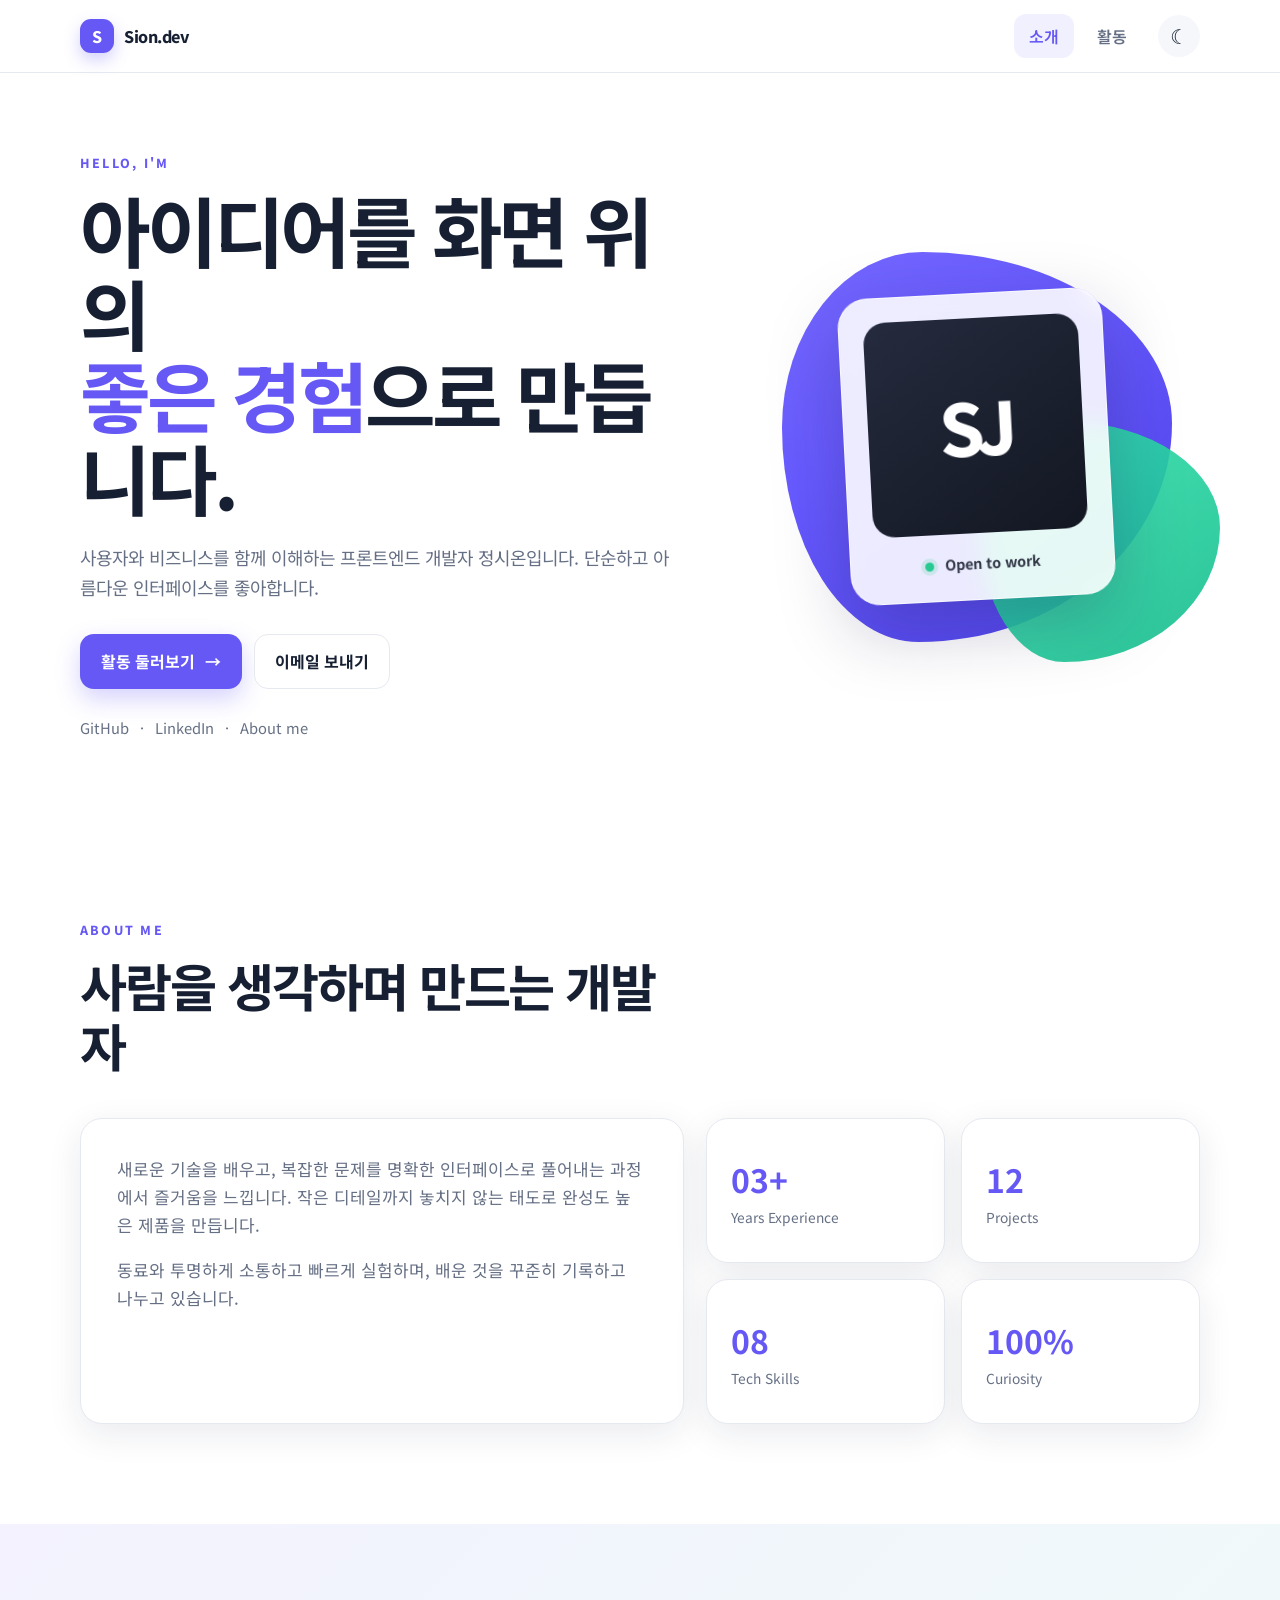
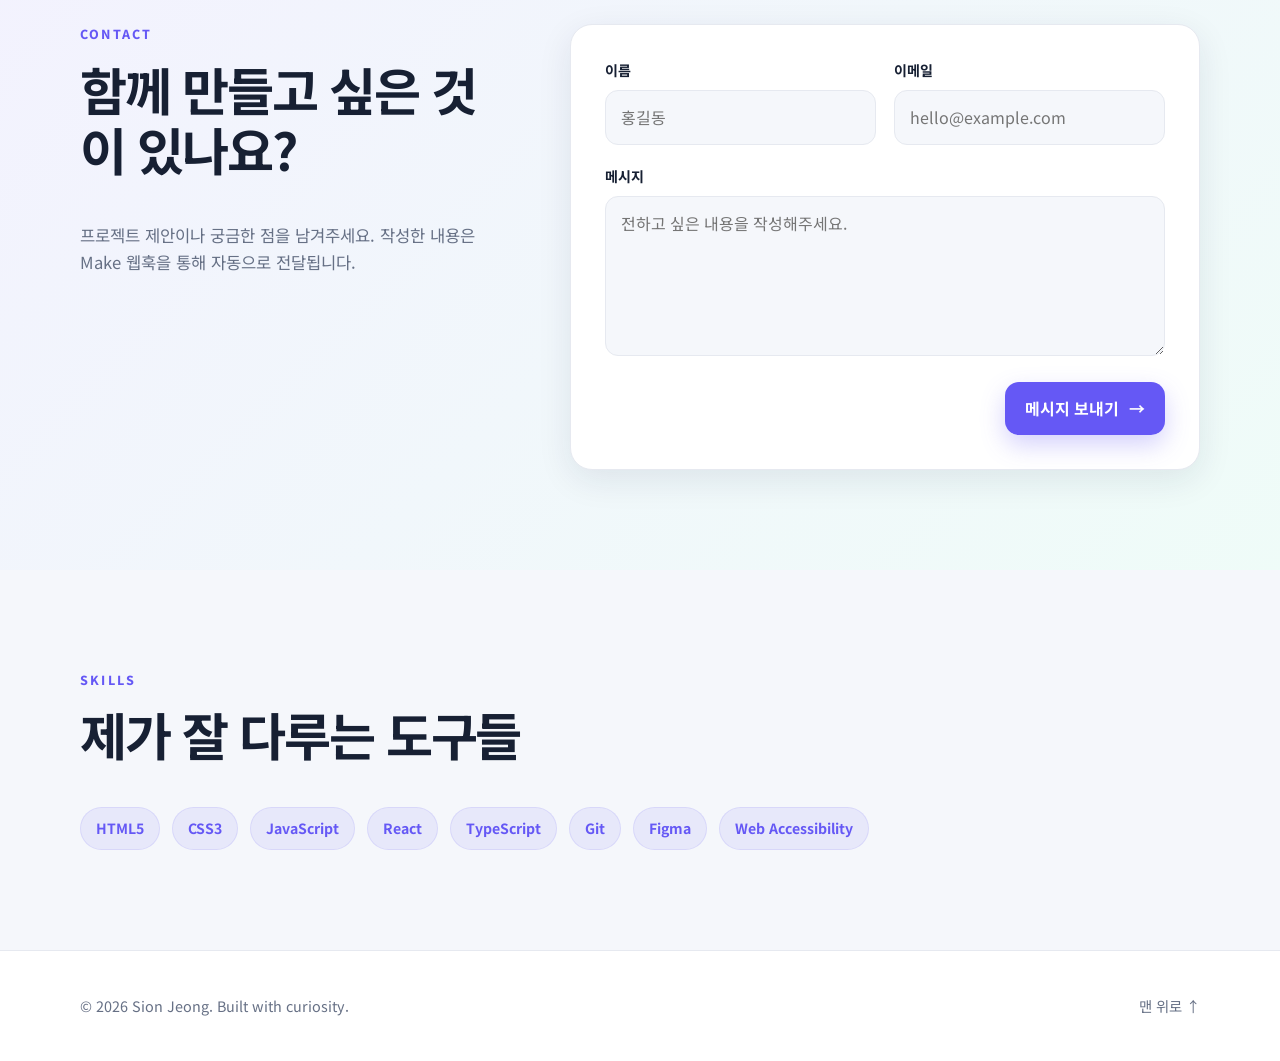
<file: index.html>
<!doctype html>
<html lang="ko">
<head>
  <meta charset="UTF-8">
  <meta name="viewport" content="width=device-width, initial-scale=1.0">
  <meta name="description" content="프론트엔드 개발자 정시온의 포트폴리오">
  <title>정시온 | Portfolio</title>
  <link rel="preconnect" href="https://fonts.googleapis.com">
  <link rel="preconnect" href="https://fonts.gstatic.com" crossorigin>
  <link href="https://fonts.googleapis.com/css2?family=Noto+Sans+KR:wght@400;500;600;700;800&display=swap" rel="stylesheet">
  <link rel="stylesheet" href="css/style.css">
  <script src="js/main.js" defer></script>
</head>
<body id="top">
  <header class="site-header">
    <nav class="nav container" aria-label="주요 메뉴">
      <a class="brand" href="index.html" aria-label="홈으로 이동"><span>S</span> Sion.dev</a>
      <button class="menu-toggle icon-button" type="button" aria-label="메뉴 열기" aria-expanded="false">
        <span></span><span></span><span></span>
      </button>
      <div class="nav-links">
        <a class="active" href="index.html">소개</a>
        <a href="activities.html">활동</a>
        <button class="theme-toggle icon-button" type="button" aria-label="다크 모드 켜기">☾</button>
      </div>
    </nav>
  </header>

  <main>
    <section class="hero container">
      <div class="hero-copy reveal">
        <p class="eyebrow">HELLO, I'M</p>
        <h1>아이디어를 화면 위의<br><span>좋은 경험</span>으로 만듭니다.</h1>
        <p class="hero-description">사용자와 비즈니스를 함께 이해하는 프론트엔드 개발자 정시온입니다. 단순하고 아름다운 인터페이스를 좋아합니다.</p>
        <div class="button-group">
          <a class="button button-primary" href="activities.html">활동 둘러보기 <span aria-hidden="true">→</span></a>
          <a class="button button-secondary" href="mailto:minji@example.com">이메일 보내기</a>
        </div>
        <div class="social-links" aria-label="소셜 링크">
          <a href="https://github.com/" target="_blank" rel="noreferrer">GitHub</a>
          <span>·</span>
          <a href="https://www.linkedin.com/" target="_blank" rel="noreferrer">LinkedIn</a>
          <span>·</span>
          <a href="#about">About me</a>
        </div>
      </div>
      <div class="hero-visual reveal" aria-hidden="true">
        <div class="shape shape-one"></div>
        <div class="shape shape-two"></div>
        <div class="profile-card">
          <div class="avatar">SJ</div>
          <div class="profile-status"><span></span> Open to work</div>
        </div>
      </div>
    </section>

    <section class="section container" id="about">
      <div class="section-heading reveal">
        <p class="eyebrow">ABOUT ME</p>
        <h2>사람을 생각하며 만드는 개발자</h2>
      </div>
      <div class="about-grid">
        <article class="material-card about-story reveal">
          <p>새로운 기술을 배우고, 복잡한 문제를 명확한 인터페이스로 풀어내는 과정에서 즐거움을 느낍니다. 작은 디테일까지 놓치지 않는 태도로 완성도 높은 제품을 만듭니다.</p>
          <p>동료와 투명하게 소통하고 빠르게 실험하며, 배운 것을 꾸준히 기록하고 나누고 있습니다.</p>
        </article>
        <div class="stats-grid reveal">
          <div class="material-card stat"><strong>03+</strong><span>Years Experience</span></div>
          <div class="material-card stat"><strong>12</strong><span>Projects</span></div>
          <div class="material-card stat"><strong>08</strong><span>Tech Skills</span></div>
          <div class="material-card stat"><strong>100%</strong><span>Curiosity</span></div>
        </div>
      </div>
    </section>

    <section class="section contact-section" id="contact">
      <div class="contact-layout container">
        <div class="section-heading reveal">
          <p class="eyebrow">CONTACT</p>
          <h2>함께 만들고 싶은 것이 있나요?</h2>
          <p class="contact-description">프로젝트 제안이나 궁금한 점을 남겨주세요. 작성한 내용은 Make 웹훅을 통해 자동으로 전달됩니다.</p>
        </div>
        <form class="contact-form material-card reveal" id="contact-form">
          <div class="form-row">
            <label>
              <span>이름</span>
              <input type="text" name="name" placeholder="홍길동" autocomplete="name" required>
            </label>
            <label>
              <span>이메일</span>
              <input type="email" name="email" placeholder="hello@example.com" autocomplete="email" required>
            </label>
          </div>
          <label>
            <span>메시지</span>
            <textarea name="message" rows="5" placeholder="전하고 싶은 내용을 작성해주세요." required></textarea>
          </label>
          <label class="honeypot" aria-hidden="true">
            <span>Website</span>
            <input type="text" name="website" tabindex="-1" autocomplete="off">
          </label>
          <div class="form-footer">
            <p class="form-status" id="form-status" role="status" aria-live="polite"></p>
            <button class="button button-primary submit-button" type="submit">메시지 보내기 <span aria-hidden="true">→</span></button>
          </div>
        </form>
      </div>
    </section>

    <section class="section skills-section">
      <div class="container">
        <div class="section-heading reveal">
          <p class="eyebrow">SKILLS</p>
          <h2>제가 잘 다루는 도구들</h2>
        </div>
        <div class="chip-list reveal">
          <span>HTML5</span><span>CSS3</span><span>JavaScript</span><span>React</span>
          <span>TypeScript</span><span>Git</span><span>Figma</span><span>Web Accessibility</span>
        </div>
      </div>
    </section>
  </main>

  <footer>
    <div class="container footer-inner">
      <p>© <span id="year"></span> Sion Jeong. Built with curiosity.</p>
      <a href="#top">맨 위로 ↑</a>
    </div>
  </footer>
</body>
</html>
</file>
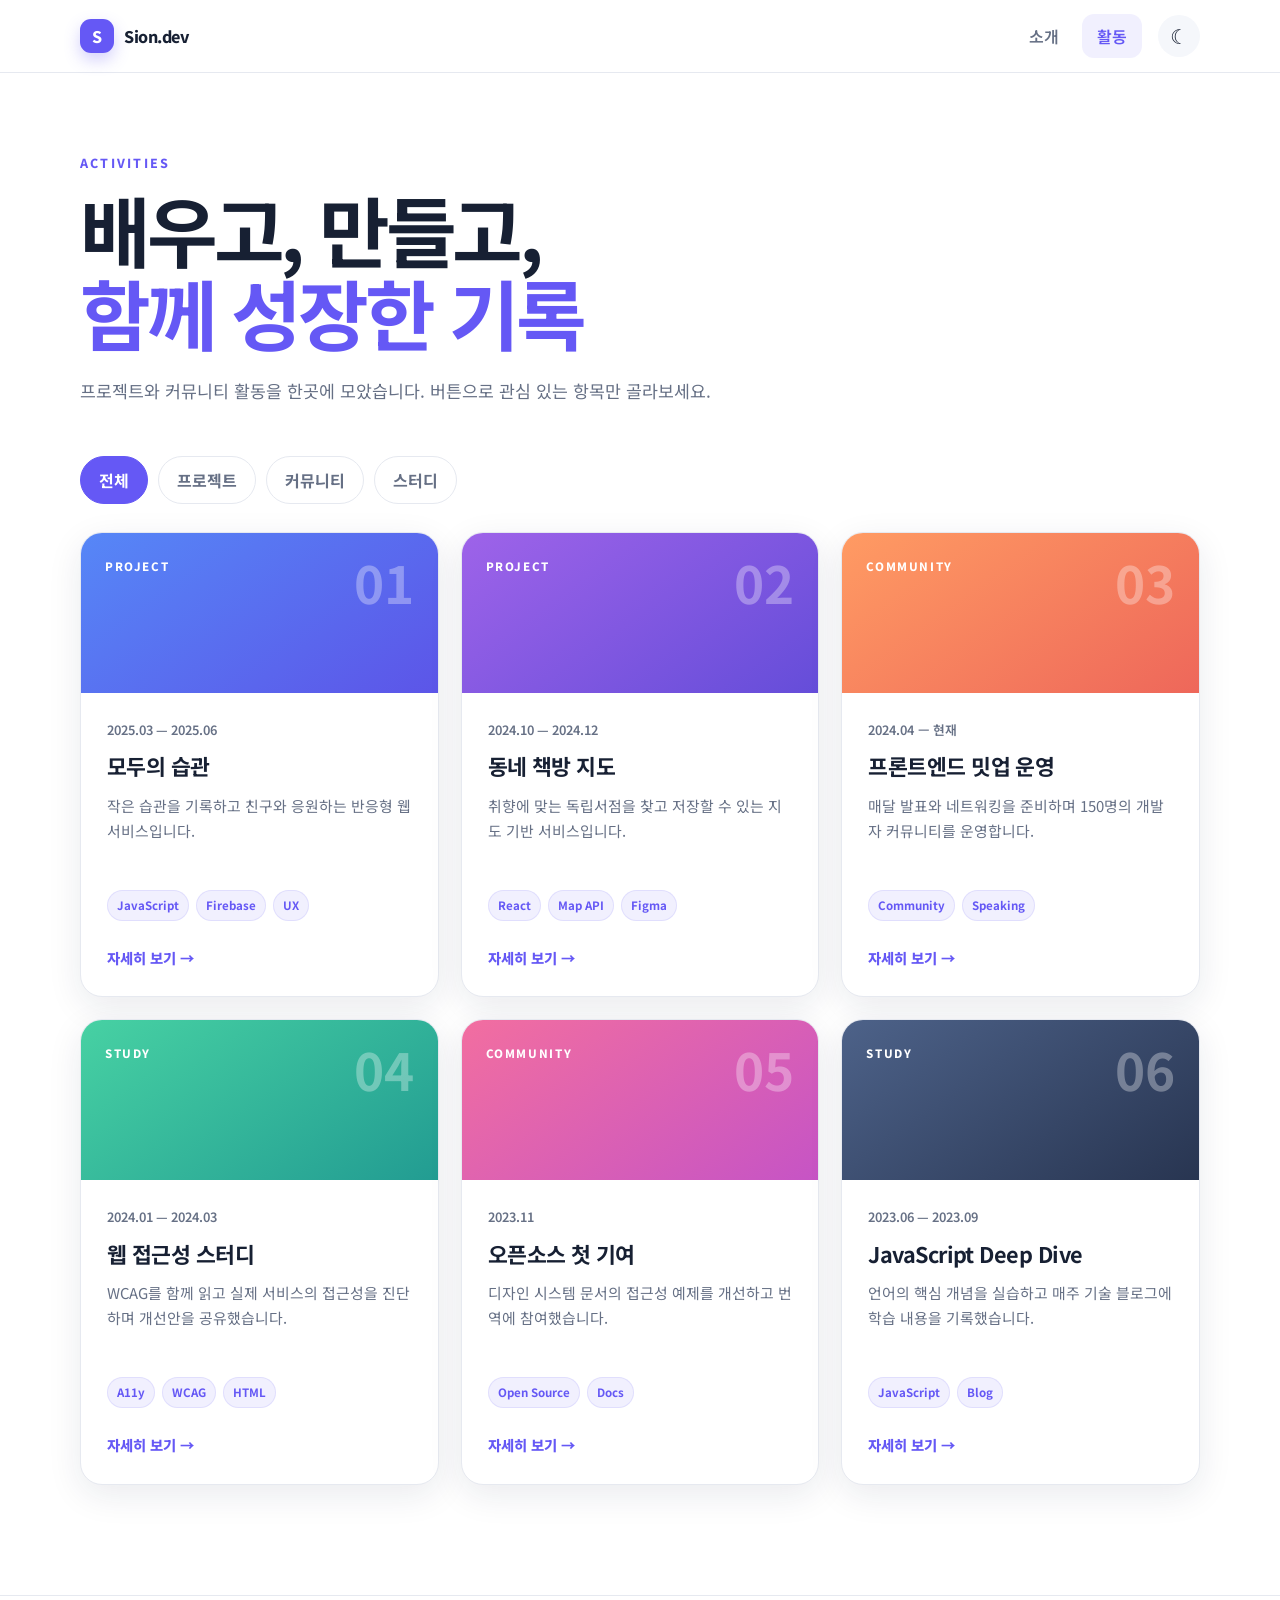
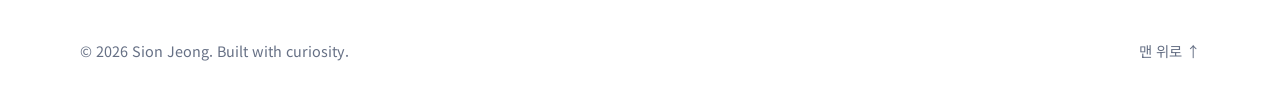
<file: activities.html>
<!doctype html>
<html lang="ko">
<head>
  <meta charset="UTF-8">
  <meta name="viewport" content="width=device-width, initial-scale=1.0">
  <meta name="description" content="정시온의 프로젝트와 활동 목록">
  <title>활동 | 정시온 Portfolio</title>
  <link rel="preconnect" href="https://fonts.googleapis.com">
  <link rel="preconnect" href="https://fonts.gstatic.com" crossorigin>
  <link href="https://fonts.googleapis.com/css2?family=Noto+Sans+KR:wght@400;500;600;700;800&display=swap" rel="stylesheet">
  <link rel="stylesheet" href="css/style.css">
  <script src="js/main.js" defer></script>
</head>
<body id="top">
  <header class="site-header">
    <nav class="nav container" aria-label="주요 메뉴">
      <a class="brand" href="index.html"><span>S</span> Sion.dev</a>
      <button class="menu-toggle icon-button" type="button" aria-label="메뉴 열기" aria-expanded="false"><span></span><span></span><span></span></button>
      <div class="nav-links">
        <a href="index.html">소개</a>
        <a class="active" href="activities.html">활동</a>
        <button class="theme-toggle icon-button" type="button" aria-label="다크 모드 켜기">☾</button>
      </div>
    </nav>
  </header>

  <main class="container activities-main">
    <section class="page-heading reveal">
      <p class="eyebrow">ACTIVITIES</p>
      <h1>배우고, 만들고,<br><span>함께 성장한 기록</span></h1>
      <p>프로젝트와 커뮤니티 활동을 한곳에 모았습니다. 버튼으로 관심 있는 항목만 골라보세요.</p>
    </section>

    <div class="filter-bar reveal" role="group" aria-label="활동 필터">
      <button class="filter-button active" data-filter="all">전체</button>
      <button class="filter-button" data-filter="project">프로젝트</button>
      <button class="filter-button" data-filter="community">커뮤니티</button>
      <button class="filter-button" data-filter="study">스터디</button>
    </div>

    <section class="activity-grid" aria-live="polite">
      <article class="activity-card material-card reveal" data-category="project">
        <div class="card-top gradient-blue"><span>PROJECT</span><b>01</b></div>
        <div class="card-content"><p class="card-meta">2025.03 — 2025.06</p><h2>모두의 습관</h2><p>작은 습관을 기록하고 친구와 응원하는 반응형 웹 서비스입니다.</p><div class="card-tags"><span>JavaScript</span><span>Firebase</span><span>UX</span></div><a href="#" aria-label="모두의 습관 자세히 보기">자세히 보기 →</a></div>
      </article>
      <article class="activity-card material-card reveal" data-category="project">
        <div class="card-top gradient-purple"><span>PROJECT</span><b>02</b></div>
        <div class="card-content"><p class="card-meta">2024.10 — 2024.12</p><h2>동네 책방 지도</h2><p>취향에 맞는 독립서점을 찾고 저장할 수 있는 지도 기반 서비스입니다.</p><div class="card-tags"><span>React</span><span>Map API</span><span>Figma</span></div><a href="#" aria-label="동네 책방 지도 자세히 보기">자세히 보기 →</a></div>
      </article>
      <article class="activity-card material-card reveal" data-category="community">
        <div class="card-top gradient-orange"><span>COMMUNITY</span><b>03</b></div>
        <div class="card-content"><p class="card-meta">2024.04 — 현재</p><h2>프론트엔드 밋업 운영</h2><p>매달 발표와 네트워킹을 준비하며 150명의 개발자 커뮤니티를 운영합니다.</p><div class="card-tags"><span>Community</span><span>Speaking</span></div><a href="#" aria-label="프론트엔드 밋업 자세히 보기">자세히 보기 →</a></div>
      </article>
      <article class="activity-card material-card reveal" data-category="study">
        <div class="card-top gradient-green"><span>STUDY</span><b>04</b></div>
        <div class="card-content"><p class="card-meta">2024.01 — 2024.03</p><h2>웹 접근성 스터디</h2><p>WCAG를 함께 읽고 실제 서비스의 접근성을 진단하며 개선안을 공유했습니다.</p><div class="card-tags"><span>A11y</span><span>WCAG</span><span>HTML</span></div><a href="#" aria-label="웹 접근성 스터디 자세히 보기">자세히 보기 →</a></div>
      </article>
      <article class="activity-card material-card reveal" data-category="community">
        <div class="card-top gradient-pink"><span>COMMUNITY</span><b>05</b></div>
        <div class="card-content"><p class="card-meta">2023.11</p><h2>오픈소스 첫 기여</h2><p>디자인 시스템 문서의 접근성 예제를 개선하고 번역에 참여했습니다.</p><div class="card-tags"><span>Open Source</span><span>Docs</span></div><a href="#" aria-label="오픈소스 기여 자세히 보기">자세히 보기 →</a></div>
      </article>
      <article class="activity-card material-card reveal" data-category="study">
        <div class="card-top gradient-navy"><span>STUDY</span><b>06</b></div>
        <div class="card-content"><p class="card-meta">2023.06 — 2023.09</p><h2>JavaScript Deep Dive</h2><p>언어의 핵심 개념을 실습하고 매주 기술 블로그에 학습 내용을 기록했습니다.</p><div class="card-tags"><span>JavaScript</span><span>Blog</span></div><a href="#" aria-label="자바스크립트 스터디 자세히 보기">자세히 보기 →</a></div>
      </article>
    </section>
  </main>

  <footer><div class="container footer-inner"><p>© <span id="year"></span> Sion Jeong. Built with curiosity.</p><a href="#top">맨 위로 ↑</a></div></footer>
</body>
</html>
</file>
<file: css/style.css>
:root {
  --primary: #6558f5;
  --primary-dark: #4b3fd4;
  --accent: #33d6a6;
  --text: #172033;
  --muted: #667085;
  --surface: #ffffff;
  --surface-soft: #f5f7fb;
  --border: #e6e9f0;
  --shadow: 0 10px 35px rgba(25, 33, 61, .09);
  --radius: 22px;
  --header: rgba(255, 255, 255, .86);
}

[data-theme="dark"] { --text:#f4f5f8; --muted:#aab1c0; --surface:#171b27; --surface-soft:#0f121b; --border:#2b3040; --shadow:0 14px 40px rgba(0,0,0,.28); --header:rgba(15,18,27,.86); }
* { box-sizing: border-box; }
html { scroll-behavior: smooth; }
body { margin:0; background:var(--surface); color:var(--text); font-family:"Noto Sans KR", system-ui, sans-serif; line-height:1.65; transition:background .25s,color .25s; }
a { color:inherit; text-decoration:none; }
button { font:inherit; }
.container { width:min(1120px, calc(100% - 40px)); margin-inline:auto; }
.site-header { position:sticky; top:0; z-index:50; background:var(--header); border-bottom:1px solid var(--border); backdrop-filter:blur(14px); }
.nav { height:72px; display:flex; align-items:center; justify-content:space-between; }
.brand { display:flex; align-items:center; gap:10px; font-weight:800; letter-spacing:-.03em; }
.brand > span { display:grid; place-items:center; width:34px; height:34px; color:#fff; background:var(--primary); border-radius:11px; box-shadow:0 7px 16px rgba(101,88,245,.28); }
.nav-links { display:flex; align-items:center; gap:8px; }
.nav-links > a { padding:9px 15px; color:var(--muted); font-weight:600; border-radius:12px; }
.nav-links > a:hover, .nav-links > a.active { color:var(--primary); background:rgba(101,88,245,.09); }
.icon-button { border:0; color:var(--text); background:var(--surface-soft); cursor:pointer; }
.theme-toggle { width:42px; height:42px; margin-left:8px; border-radius:50%; font-size:20px; }
.menu-toggle { display:none; width:44px; height:44px; padding:11px; border-radius:12px; }
.menu-toggle span { display:block; height:2px; margin:5px 0; background:currentColor; border-radius:2px; }
.hero { min-height:690px; display:grid; grid-template-columns:1.15fr .85fr; align-items:center; gap:70px; padding-block:80px; }
.eyebrow { margin:0 0 14px; color:var(--primary); font-size:.78rem; font-weight:800; letter-spacing:.18em; }
h1,h2,p { margin-top:0; }
.hero h1, .page-heading h1 { margin-bottom:24px; font-size:clamp(2.8rem,6vw,5rem); line-height:1.08; letter-spacing:-.055em; }
.hero h1 span, .page-heading h1 span { color:var(--primary); }
.hero-description { max-width:610px; color:var(--muted); font-size:1.12rem; }
.button-group { display:flex; gap:12px; margin:32px 0 27px; }
.button { display:inline-flex; align-items:center; justify-content:center; gap:10px; padding:13px 20px; border:1px solid transparent; border-radius:14px; font-weight:700; transition:transform .2s,box-shadow .2s; }
.button:hover { transform:translateY(-2px); }
.button-primary { color:#fff; background:var(--primary); box-shadow:0 10px 24px rgba(101,88,245,.27); }
.button-primary:hover { background:var(--primary-dark); }
.button-secondary { border-color:var(--border); background:var(--surface); }
.social-links { display:flex; gap:11px; color:var(--muted); font-size:.92rem; }
.social-links a:hover { color:var(--primary); }
.hero-visual { position:relative; min-height:470px; display:grid; place-items:center; }
.shape { position:absolute; border-radius:36% 64% 65% 35% / 45% 44% 56% 55%; filter:saturate(110%); }
.shape-one { width:390px; height:390px; background:linear-gradient(145deg,#7569ff,#4e42da); animation:float 7s ease-in-out infinite; }
.shape-two { width:240px; height:240px; right:-20px; bottom:20px; background:linear-gradient(145deg,#40e1b1,#20b88d); opacity:.9; animation:float 7s 1s ease-in-out infinite reverse; }
.profile-card { position:relative; z-index:2; width:265px; padding:24px; background:rgba(255,255,255,.88); border:1px solid rgba(255,255,255,.65); border-radius:30px; box-shadow:0 25px 70px rgba(26,24,77,.25); backdrop-filter:blur(12px); transform:rotate(-3deg); }
.avatar { display:grid; place-items:center; aspect-ratio:1; color:#fff; background:linear-gradient(145deg,#252b3e,#131722); border-radius:22px; font-size:4.5rem; font-weight:800; letter-spacing:-.08em; }
.profile-status { margin-top:18px; color:#313747; font-size:.9rem; font-weight:700; text-align:center; }
.profile-status span { display:inline-block; width:9px; height:9px; margin-right:7px; background:#28c991; border-radius:50%; box-shadow:0 0 0 4px rgba(40,201,145,.16); }
.section { padding-block:100px; }
.section-heading { max-width:620px; margin-bottom:38px; }
.section-heading h2 { font-size:clamp(2rem,4vw,3.2rem); line-height:1.18; letter-spacing:-.04em; }
.about-grid { display:grid; grid-template-columns:1.1fr .9fr; gap:22px; }
.material-card { background:var(--surface); border:1px solid var(--border); border-radius:var(--radius); box-shadow:var(--shadow); }
.about-story { padding:36px; color:var(--muted); font-size:1.06rem; }
.about-story p:last-child { margin-bottom:0; }
.stats-grid { display:grid; grid-template-columns:1fr 1fr; gap:16px; }
.stat { display:flex; flex-direction:column; justify-content:center; min-height:145px; padding:24px; }
.stat strong { color:var(--primary); font-size:2rem; }
.stat span { color:var(--muted); font-size:.86rem; }
.skills-section { background:var(--surface-soft); }
.chip-list { display:flex; flex-wrap:wrap; gap:12px; }
.chip-list span, .card-tags span { padding:9px 15px; color:var(--primary); background:rgba(101,88,245,.09); border:1px solid rgba(101,88,245,.12); border-radius:999px; font-size:.88rem; font-weight:700; }
.contact-section { background:linear-gradient(135deg,rgba(101,88,245,.08),rgba(51,214,166,.08)); }
.contact-layout { display:grid; grid-template-columns:.8fr 1.2fr; gap:70px; align-items:start; }
.contact-description { color:var(--muted); font-size:1.04rem; }
.contact-form { padding:34px; }
.form-row { display:grid; grid-template-columns:1fr 1fr; gap:18px; }
.contact-form label { display:block; margin-bottom:20px; }
.contact-form label > span { display:block; margin-bottom:8px; font-size:.88rem; font-weight:700; }
.contact-form input,.contact-form textarea { width:100%; padding:13px 15px; border:1px solid var(--border); border-radius:13px; color:var(--text); background:var(--surface-soft); font:inherit; outline:none; transition:border-color .2s,box-shadow .2s; }
.contact-form textarea { resize:vertical; min-height:135px; }
.contact-form input:focus,.contact-form textarea:focus { border-color:var(--primary); box-shadow:0 0 0 4px rgba(101,88,245,.12); }
.honeypot { position:absolute!important; width:1px!important; height:1px!important; overflow:hidden!important; clip:rect(0,0,0,0)!important; }
.form-footer { display:flex; align-items:center; justify-content:space-between; gap:18px; }
.form-status { margin:0; color:var(--muted); font-size:.88rem; }
.form-status.success { color:#168866; }
.form-status.error { color:#d64545; }
.submit-button { flex:0 0 auto; border:0; cursor:pointer; }
.submit-button:disabled { opacity:.65; cursor:wait; transform:none; }
footer { border-top:1px solid var(--border); }
.footer-inner { min-height:110px; display:flex; align-items:center; justify-content:space-between; color:var(--muted); font-size:.9rem; }
.footer-inner p { margin:0; }
.footer-inner a:hover { color:var(--primary); }

.activities-main { padding-block:80px 110px; }
.page-heading { max-width:830px; margin-bottom:50px; }
.page-heading > p:last-child { max-width:650px; color:var(--muted); font-size:1.08rem; }
.filter-bar { display:flex; flex-wrap:wrap; gap:10px; margin-bottom:28px; }
.filter-button { padding:10px 18px; border:1px solid var(--border); border-radius:999px; color:var(--muted); background:var(--surface); font-weight:700; cursor:pointer; }
.filter-button:hover,.filter-button.active { color:#fff; border-color:var(--primary); background:var(--primary); }
.activity-grid { display:grid; grid-template-columns:repeat(3,1fr); gap:22px; }
.activity-card { overflow:hidden; transition:transform .22s,box-shadow .22s,opacity .25s; }
.activity-card:hover { transform:translateY(-6px); box-shadow:0 18px 48px rgba(25,33,61,.14); }
.activity-card.hidden { display:none; }
.card-top { height:160px; display:flex; align-items:flex-start; justify-content:space-between; padding:24px; color:#fff; }
.card-top span { font-size:.72rem; font-weight:800; letter-spacing:.14em; }
.card-top b { font-size:3.2rem; line-height:1; opacity:.32; }
.gradient-blue { background:linear-gradient(145deg,#5687f7,#5c55e8); }.gradient-purple{background:linear-gradient(145deg,#9e63e9,#654dd9)}.gradient-orange{background:linear-gradient(145deg,#ff9b63,#ee675a)}.gradient-green{background:linear-gradient(145deg,#47d1a3,#229c92)}.gradient-pink{background:linear-gradient(145deg,#f26ea0,#c654c5)}.gradient-navy{background:linear-gradient(145deg,#4d6289,#283551)}
.card-content { padding:26px; }
.card-meta { margin-bottom:8px; color:var(--muted); font-size:.8rem; font-weight:600; }
.card-content h2 { margin-bottom:10px; font-size:1.35rem; letter-spacing:-.025em; }
.card-content > p:not(.card-meta) { min-height:78px; color:var(--muted); font-size:.93rem; }
.card-tags { display:flex; flex-wrap:wrap; gap:7px; margin:18px 0 23px; }
.card-tags span { padding:5px 9px; font-size:.72rem; }
.card-content > a { color:var(--primary); font-size:.9rem; font-weight:800; }
.reveal { opacity:0; transform:translateY(18px); transition:opacity .6s ease,transform .6s ease; }
.reveal.visible { opacity:1; transform:none; }
@keyframes float { 0%,100%{transform:translateY(0) rotate(0)} 50%{transform:translateY(-16px) rotate(4deg)} }

@media (max-width:900px) {
  .hero { grid-template-columns:1fr; gap:20px; text-align:center; padding-top:70px; }
  .hero-copy { display:flex; flex-direction:column; align-items:center; }
  .hero-visual { min-height:430px; }
  .about-grid { grid-template-columns:1fr; }
  .activity-grid { grid-template-columns:repeat(2,1fr); }
  .contact-layout { grid-template-columns:1fr; gap:10px; }
}
@media (max-width:620px) {
  .container { width:min(100% - 28px,1120px); }
  .menu-toggle { display:block; }
  .nav-links { position:absolute; top:72px; left:14px; right:14px; display:none; flex-direction:column; align-items:stretch; padding:12px; background:var(--surface); border:1px solid var(--border); border-radius:16px; box-shadow:var(--shadow); }
  .nav-links.open { display:flex; }
  .nav-links > a { text-align:center; }
  .theme-toggle { align-self:center; margin:4px 0; }
  .hero { min-height:auto; padding-block:55px; }
  .hero h1,.page-heading h1 { font-size:2.55rem; }
  .hero-description { font-size:1rem; }
  .button-group { width:100%; flex-direction:column; }
  .button { width:100%; }
  .hero-visual { min-height:330px; }
  .shape-one { width:280px; height:280px; }
  .shape-two { width:170px; height:170px; right:0; }
  .profile-card { width:200px; padding:18px; }
  .avatar { font-size:3.4rem; }
  .section { padding-block:72px; }
  .about-story { padding:26px; }
  .stats-grid { grid-template-columns:1fr 1fr; }
  .stat { min-height:125px; padding:18px; }
  .activity-grid { grid-template-columns:1fr; }
  .form-row { grid-template-columns:1fr; gap:0; }
  .contact-form { padding:24px; }
  .form-footer { align-items:stretch; flex-direction:column; }
  .submit-button { width:100%; }
  .activities-main { padding-block:55px 80px; }
  .footer-inner { flex-direction:column; justify-content:center; gap:5px; }
}
@media (prefers-reduced-motion:reduce) { *,*::before,*::after { scroll-behavior:auto!important; animation:none!important; transition:none!important; } .reveal{opacity:1;transform:none;} }
</file>
